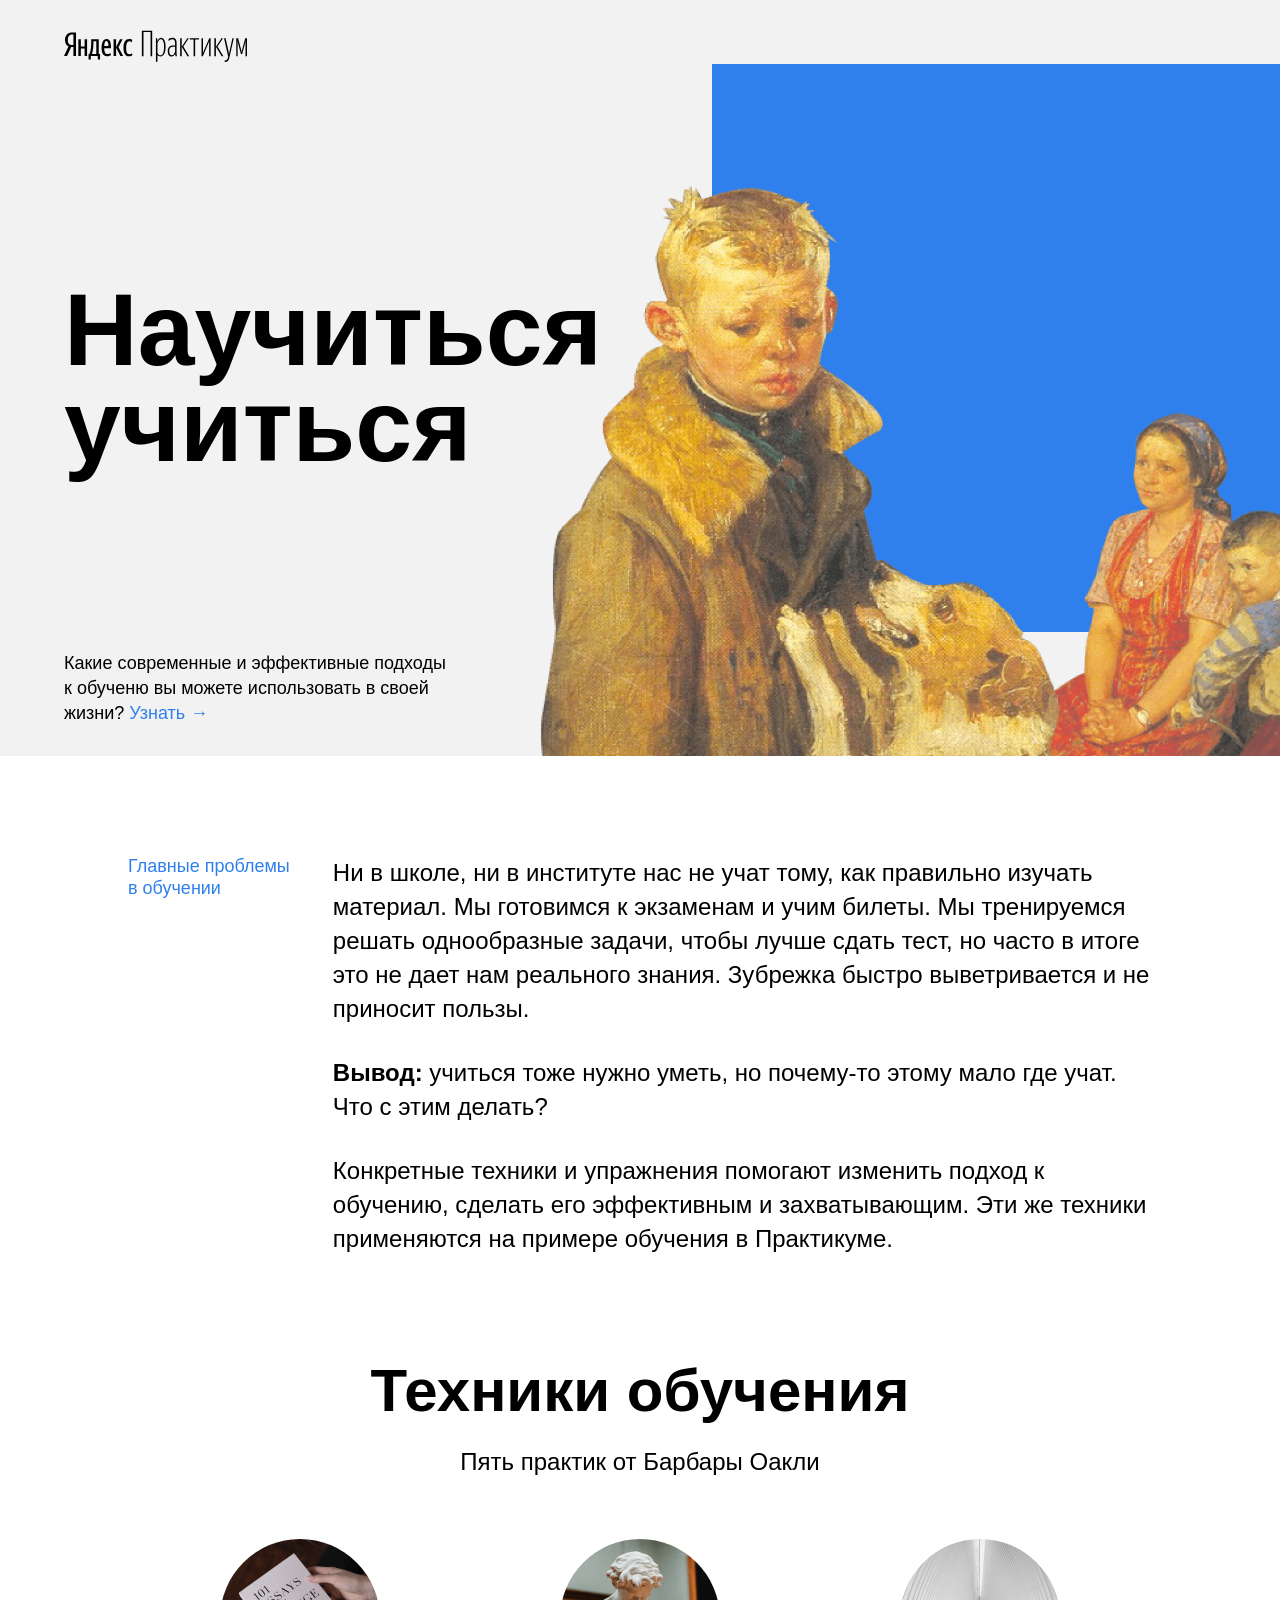
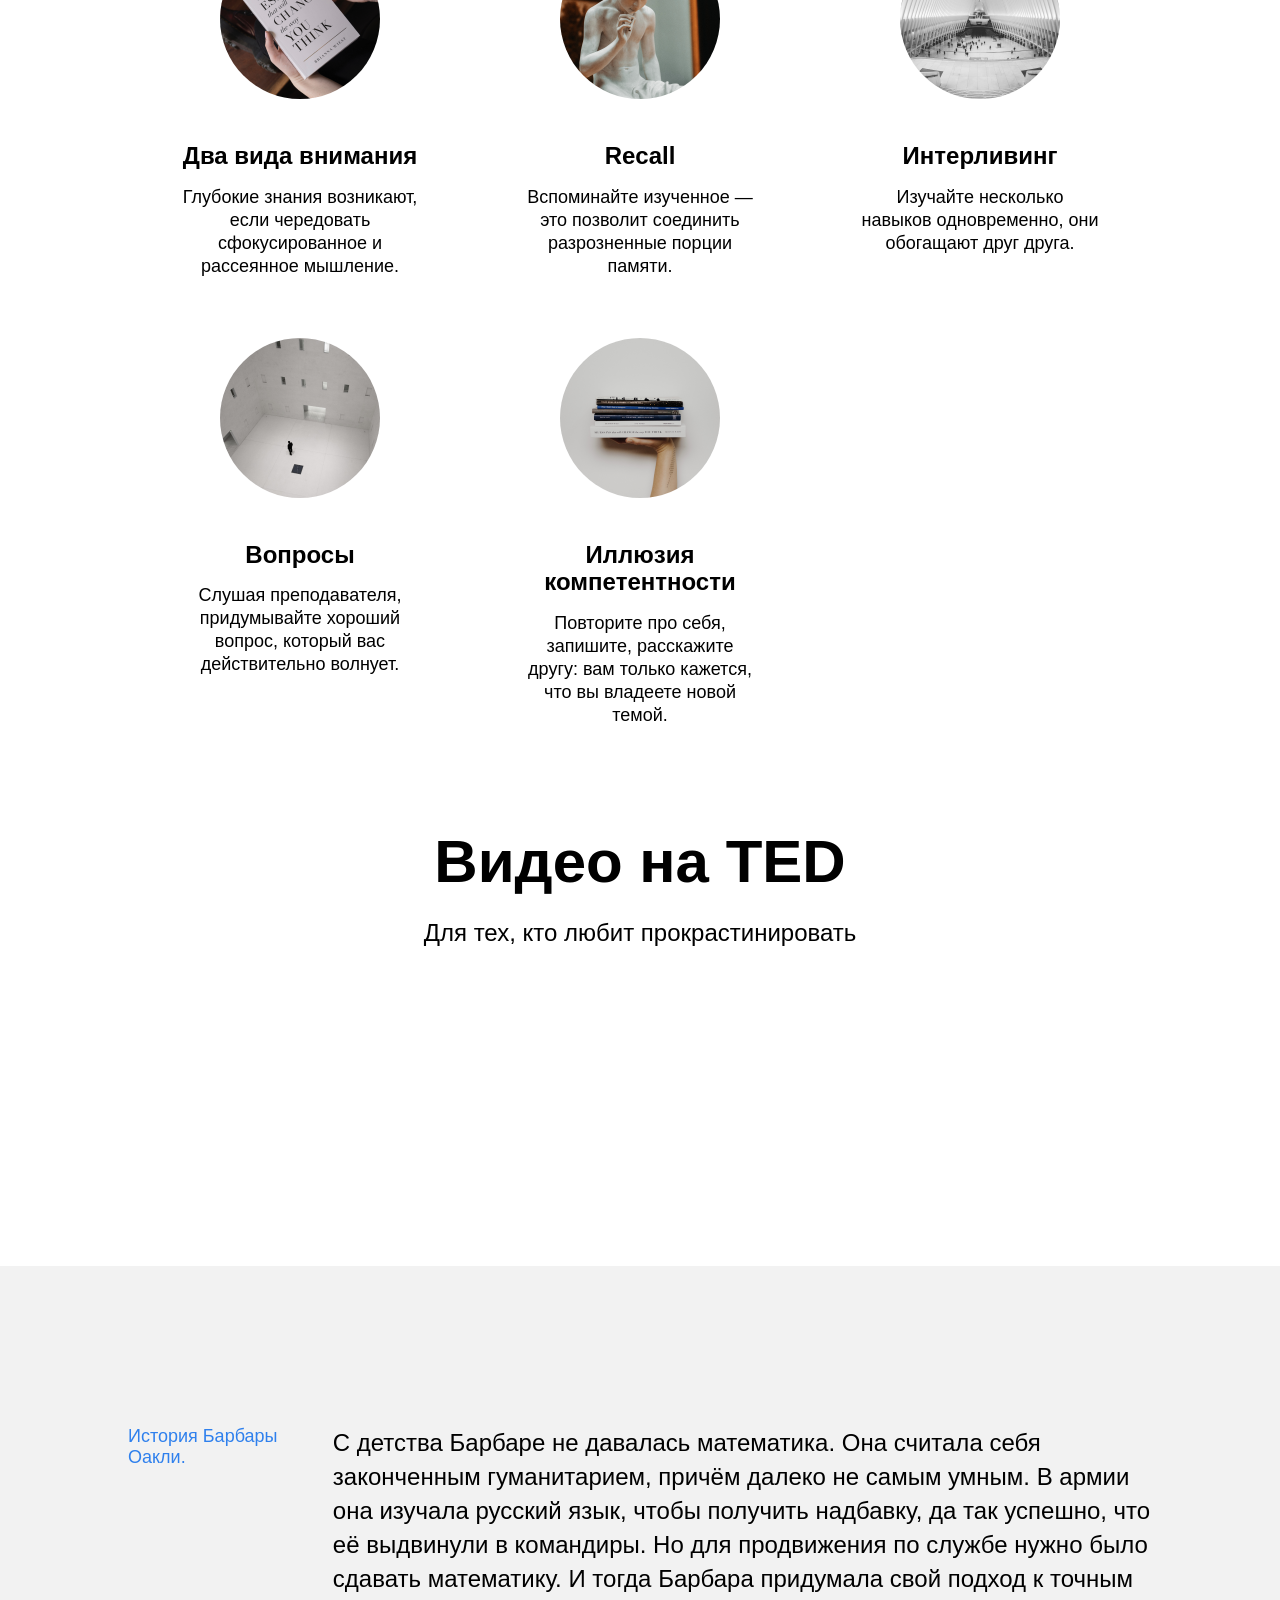
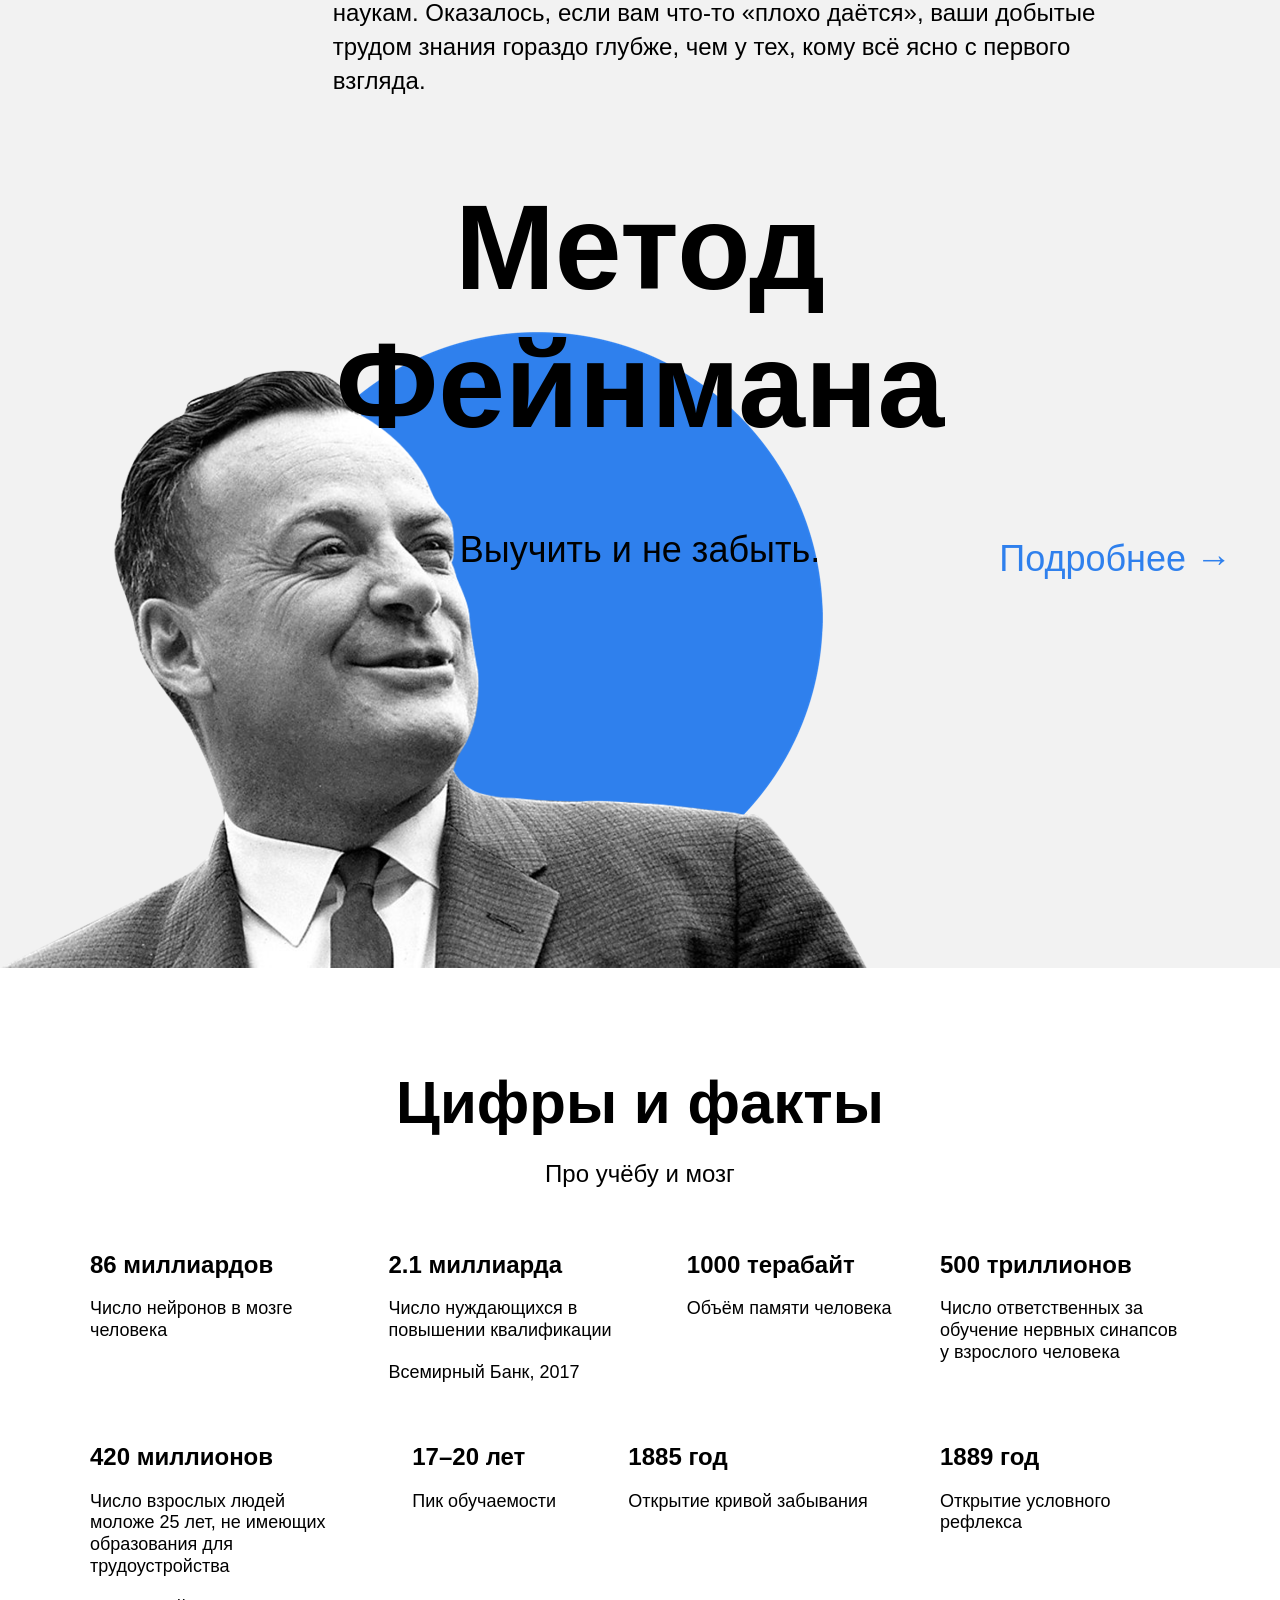
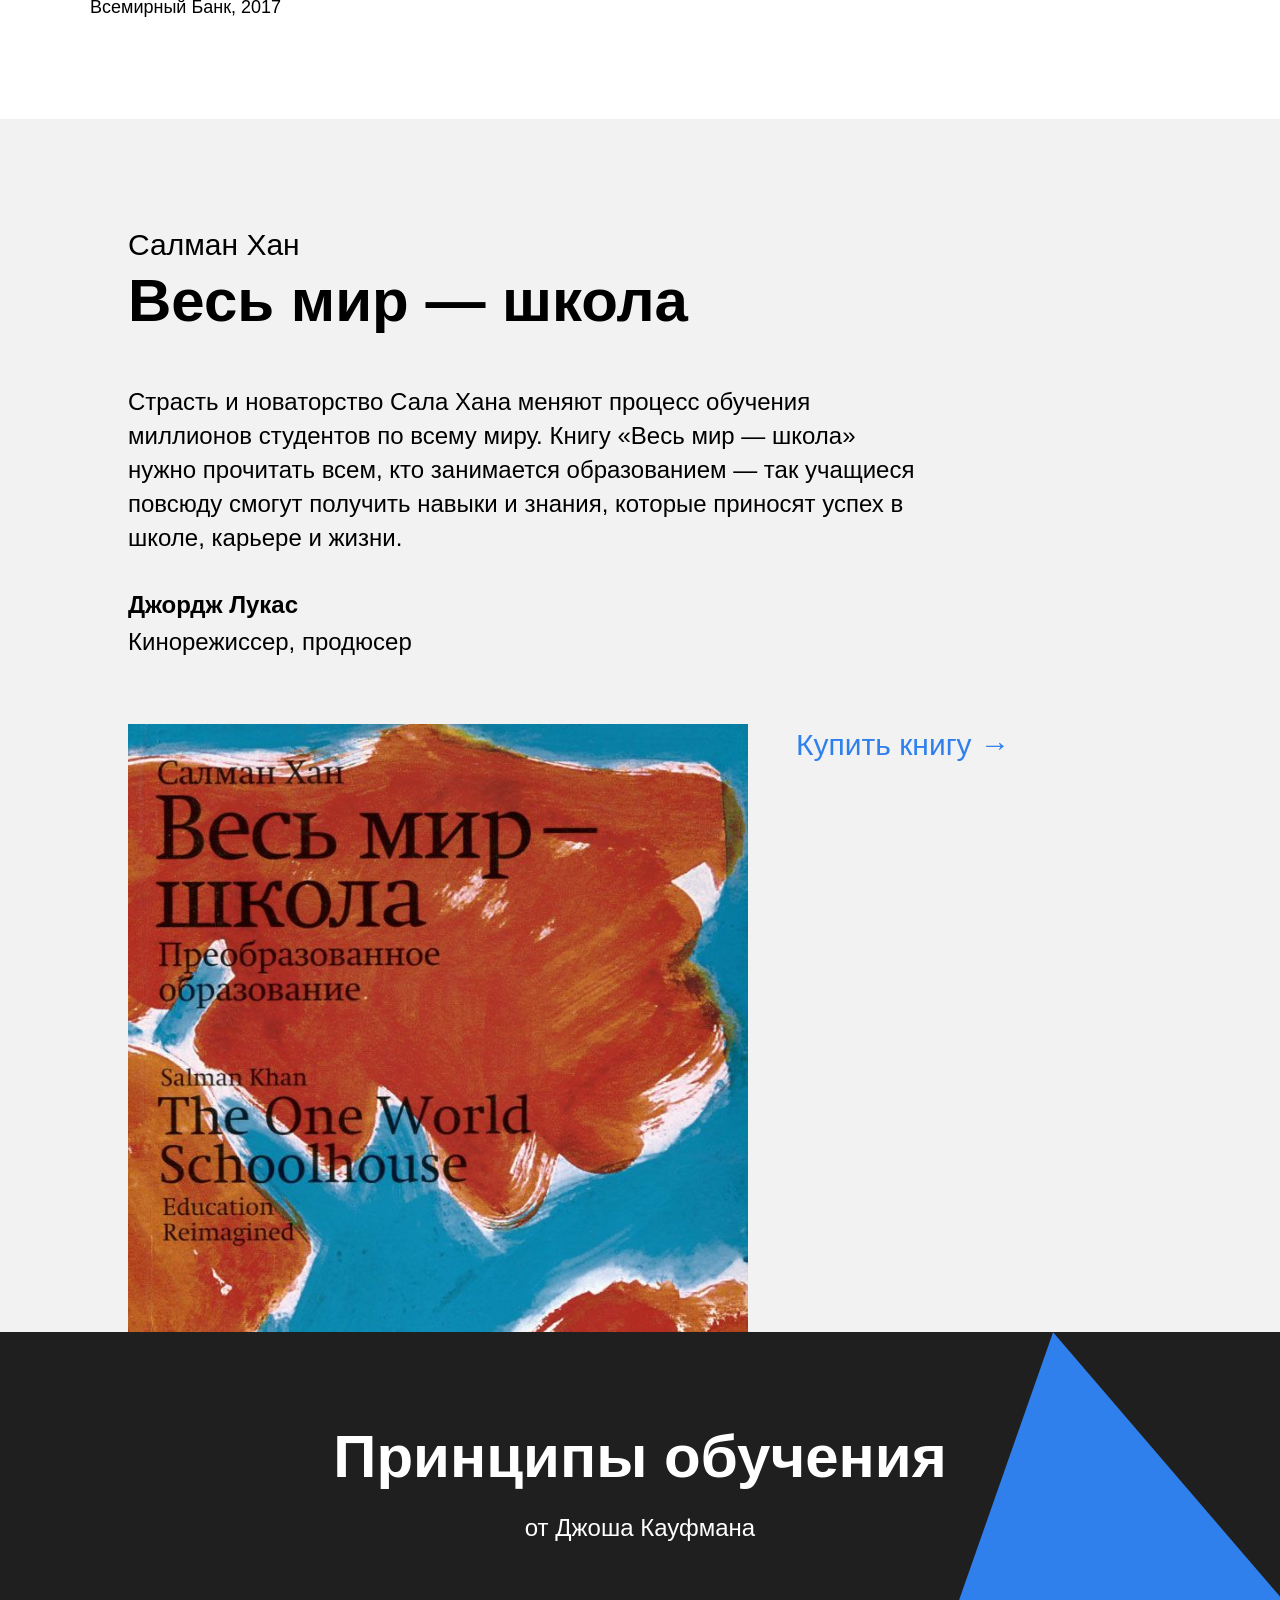
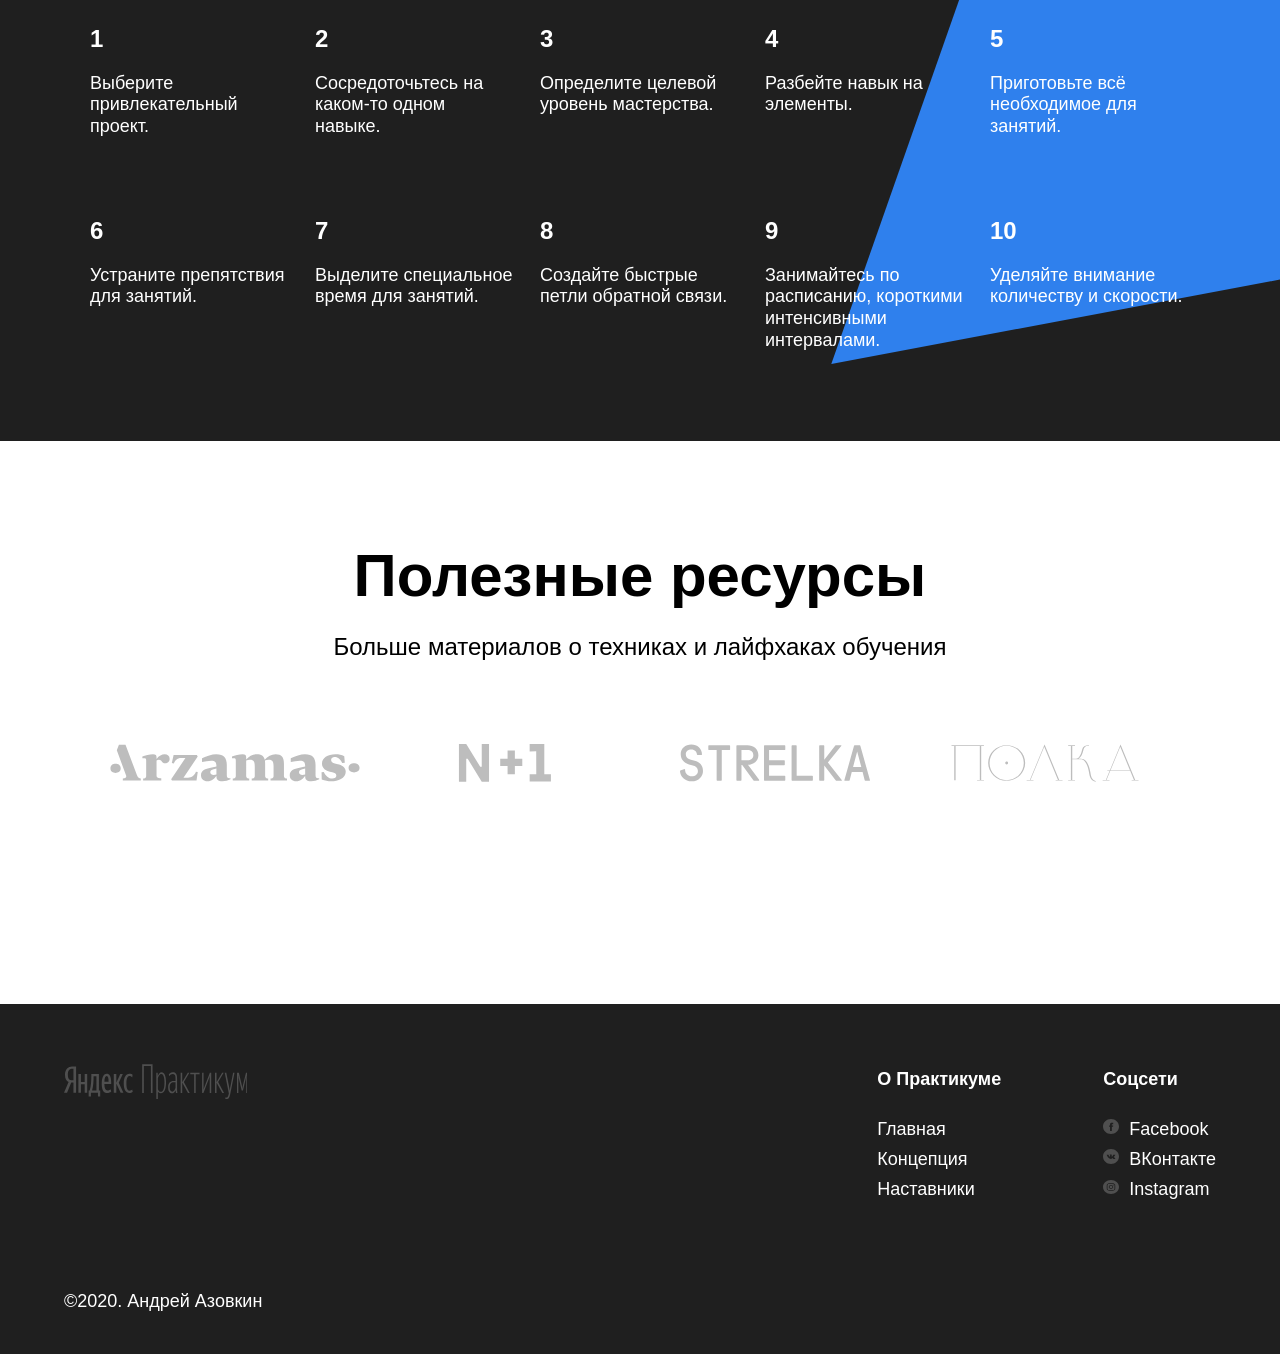
<file: index.html>
<!DOCTYPE html>
<html lang="ru">
<head>
  <meta charset="UTF-8">
  <meta name="viewport" content="width=device-width, initial-scale=1.0">
  <link rel="stylesheet" href="./pages/index.css">
  <link rel="icon" href="./images/title-logo.png">
  <title>Научиться учиться</title>
</head>
<body>
  <div class="page">
    <header class="header">

      <a href="#" target="_self" class="logo logo_place_header"></a>
      <h1 class="header__title">Научиться учиться</h1>
      <p class="header__subtitle">Какие современные и эффективные подходы к обученю вы можете использовать в своей жизни? <a href="#" target="_self" class="header__link">Узнать &rarr;</a></p>
      <img src="./images/header-image.png" alt="Фёдор Павлович Решетников - Опять Двойка" class="header__main-illustration">
      <div class="header__square-pic rotation"></div>
    </header>
 
    <main class="content">
 
      <section class="description">
        <div class="two-columns">

          <h2 class="two-columns__brief">Главные проблемы в обучении</h2>
          <div class="two-columns__main-text">
          <p class="two-columns__paragraph">Ни в школе, ни в институте нас не учат тому, как правильно изучать материал. Мы готовимся к экзаменам и учим билеты. Мы тренируемся решать однообразные задачи, чтобы лучше сдать тест, но часто в итоге это не дает нам реального знания. Зубрежка быстро выветривается и не приносит пользы.</p>
          <p class="two-columns__paragraph"><span class="two-columns__span-accent" >Вывод:</span> учиться тоже нужно уметь, но почему-то этому мало где учат. Что с этим делать?</p>
          <p class="two-columns__paragraph">Конкретные техники и упражнения помогают изменить подход к обучению, сделать его эффективным и захватывающим. Эти же техники применяются на примере обучения в Практикуме.</p>
          </div>
        </div>
      </section>
 
      <section class="techniques">
        <h2 class="section-title">Техники обучения</h2>
        <p class="section-subtitle">Пять практик от Барбары Оакли</p>
        <ul class="cards"> 
          <li class="cards__item"> 
            <img src="./images/cards-attention.png" alt="Два вида внимания" class="cards__image">
            <h3 class="cards__title">Два вида внимания</h3> 
            <p class="cards__description">Глубокие знания возникают, если чередовать сфокусированное и рассеянное мышление.</p> 
          </li> 
          <li class="cards__item"> 
            <img src="./images/cards-recall.png" alt="Воспоминания" class="cards__image">
            <h3 class="cards__title">Recall</h3> 
            <p class="cards__description">Вспоминайте изученное — это позволит соединить разрозненные порции памяти.</p> 
          </li> 
          <li class="cards__item"> 
            <img src="./images/cards-interliving.png" alt="Интерливинг" class="cards__image">
            <h3 class="cards__title">Интерливинг</h3> 
            <p class="cards__description">Изучайте несколько навыков одновременно, они обогащают друг друга.</p> 
          </li> 
          <li class="cards__item"> 
            <img src="./images/cards-question.png" alt="Вопросы" class="cards__image">
            <h3 class="cards__title">Вопросы</h3> 
            <p class="cards__description">Слушая преподавателя, придумывайте хороший вопрос, который вас действительно волнует.</p> 
          </li> 
          <li class="cards__item"> 
            <img src="./images/cards-competence.png" alt="Иллюзия компетентности" class="cards__image">
            <h3 class="cards__title">Иллюзия компетентности</h3> 
            <p class="cards__description">Повторите про себя, запишите, расскажите другу: вам только кажется, что вы владеете новой темой.</p> 
          </li> 
          </ul>
      </section>  
      
      <section class="video">
        <h2 class="section-title">Видео нa TED</h2>
        <p class="section-subtitle">Для тех, кто любит прокрастинировать</p>
        <div class="video__iframes">
          <iframe src="https://www.youtube.com/embed/5MgBikgcWnY" allow="accelerometer; autoplay; clipboard-write; encrypted-media; gyroscope; picture-in-picture" allowfullscreen class="video__iframe"></iframe>
          <iframe src="https://www.youtube.com/embed/arj7oStGLkU" allow="accelerometer; autoplay; clipboard-write; encrypted-media; gyroscope; picture-in-picture" allowfullscreen class="video__iframe"></iframe>
        </div>
      </section>

      <section class="oakley">
        <div class="two-columns">
          <h2 class="two-columns__brief">История Барбары Оакли.</h2>
          <div class="two-columns__main-text">
          <p class="two-columns__paragraph">С детства Барбаре не давалась математика. Она считала себя законченным гуманитарием, причём далеко не самым умным. В армии она изучала русский язык, чтобы получить надбавку, да так успешно, что её выдвинули в командиры. Но для продвижения по службе нужно было сдавать математику. И тогда Барбара придумала свой подход к точным наукам. Оказалось, если вам что-то «плохо даётся», ваши добытые трудом знания гораздо глубже, чем у тех, кому всё ясно с первого взгляда.</p>
          </div>
        </div>  
      </section>

      <section class="feynman"> 
        <h2 class="feynman__title">Метод Фейнмана</h2> 
        <p class="feynman__subtitle">Выучить и не забыть.</p> 
        <a href="#" target="_self" class="feynman__link">Подробнее &rarr;</a> 
        <img src="./images/feynman.png" alt="Ричард Фейнман" class="feynman__img"> 
      </section>
      
      
      <section class="digits"> 
        <h2 class="section-title">Цифры и факты</h2> 
        <p class="section-subtitle">Про учёбу и мозг</p> 
         
        <ul class="table"> 
          <li class="table__cell"> 
            <h3 class="table__heading">86 миллиардов</h3> 
            <p class="table__text">Число нейронов в мозге человека</p> 
          </li> 
          <li class="table__cell"> 
            <h3 class="table__heading">2.1 миллиарда</h3> 
            <p class="table__text">Число нуждающихся в повышении квалификации</p> 
            <p class="table__text">Всемирный Банк, 2017</p> 
          </li> 
          <li class="table__cell"> 
            <h3 class="table__heading">1000 терабайт</h3> 
            <p class="table__text">Объём памяти человека</p> 
          </li> 
          <li class="table__cell"> 
            <h3 class="table__heading">500 триллионов</h3> 
            <p class="table__text">Число ответственных за обучение нервных синапсов у взрослого человека</p> 
          </li>               
          <li class="table__cell"> 
            <h3 class="table__heading">420 миллионов</h3> 
            <p class="table__text">Число взрослых людей моложе 25 лет, не имеющих образования для трудоустройства</p> 
            <p class="table__text">Всемирный Банк, 2017</p> 
          </li> 
          <li class="table__cell"> 
            <h3 class="table__heading">17–20 лет</h3> 
            <p class="table__text">Пик обучаемости</p> 
          </li> 
          <li class="table__cell"> 
            <h3 class="table__heading">1885 год</h3> 
            <p class="table__text">Открытие кривой забывания</p> 
          </li> 
          <li class="table__cell"> 
            <h3 class="table__heading">1889 год</h3> 
            <p class="table__text">Открытие условного рефлекса</p> 
          </li> 
        </ul> 
       
      </section>
 
      <section class="khan">
        <div class="khan__container">
          <p class="khan__author">Салман Хан</p>
          <h2 class="khan__title">Весь мир — школа</h2>
          <p class="khan__quote">Страсть и новаторство Сала Хана меняют процесс обучения миллионов студентов по всему миру. Книгу «Весь мир — школа» нужно прочитать всем, кто занимается образованием — так учащиеся повсюду смогут получить навыки и знания, которые приносят успех в школе, карьере и жизни.</p>
          <p class="khan__quote-author">Джордж Лукас</p>
          <p class="khan__quote-author-subline">Кинорежиссер, продюсер</p>
            <div class="khan__book-container">
              <img src="./images/khan-book.jpg" alt="Салман Хан - Весь мир - школа" class="khan__book-pic">
              <a href="#" target="_self" class="khan__buy-link">Купить книгу &rarr;</a>
            </div>
        </div>
      </section>
        
      <section class="kaufman">
        <div class="kaufman__triangle rotation"></div>
        <h2 class="section-title section-title_theme_dark">Принципы обучения</h2>
        <p class="section-subtitle section-subtitle_theme_dark">от Джоша Кауфмана</p>
       
          <ul class="table table_theme_dark">
            <li class="table__cell table__cell_theme_dark">
              <h3 class="table__heading table__heading_theme_dark">1</h3>
              <p class="table__text table__text_theme_dark">Выберите привлекательный проект.</p>
           </li>
            <li class="table__cell table__cell_theme_dark">
             <h3 class="table__heading table__heading_theme_dark">2</h3>
             <p class="table__text table__text_theme_dark">Сосредоточьтесь на каком-то одном навыке.</p>
           </li>
            <li class="table__cell table__cell_theme_dark">
              <h3 class="table__heading table__heading_theme_dark">3</h3>
              <p class="table__text table__text_theme_dark">Определите целевой уровень мастерства.</p>
            </li>
            <li class="table__cell table__cell_theme_dark">
             <h3 class="table__heading table__heading_theme_dark">4</h3>
             <p class="table__text table__text_theme_dark">Разбейте навык на элементы.</p>
           </li>
           <li class="table__cell table__cell_theme_dark">
              <h3 class="table__heading table__heading_theme_dark">5</h3>
              <p class="table__text table__text_theme_dark">Приготовьте всё необходимое для занятий.</p>
            </li>
            <li class="table__cell table__cell_theme_dark">
              <h3 class="table__heading table__heading_theme_dark">6</h3>
              <p class="table__text table__text_theme_dark">Устраните препятствия для занятий.</p>
           </li>
           <li class="table__cell table__cell_theme_dark">
             <h3 class="table__heading table__heading_theme_dark">7</h3>
             <p class="table__text table__text_theme_dark">Выделите специальное время для занятий.</p>
           </li>
           <li class="table__cell table__cell_theme_dark">
              <h3 class="table__heading table__heading_theme_dark">8</h3>
              <p class="table__text table__text_theme_dark">Создайте быстрые петли обратной связи.</p>
            </li>
            <li class="table__cell table__cell_theme_dark">
              <h3 class="table__heading table__heading_theme_dark">9</h3>
              <p class="table__text table__text_theme_dark">Занимайтесь по расписанию, короткими интенсивными интервалами.</p>
           </li>
            <li class="table__cell table__cell_theme_dark">
              <h3 class="table__heading table__heading_theme_dark">10</h3>
              <p class="table__text table__text_theme_dark">Уделяйте внимание количеству и скорости.</p>
           </li>
          </ul>
        
      </section>

      <section class="resources">
        <h2 class="section-title">Полезные ресурсы</h2> 
        <p class="section-subtitle">Больше материалов о техниках и лайфхаках обучения</p> 
        <div class="resources__logo-zone">
          <a href="#" target="_self"><img src="./images/logo/resources-arzamas.svg" alt="Арзамас"  class="resources__logo"></a>
          <a href="#" target="_self"><img src="./images/logo/resources-n1.svg" alt="Н+1"  class="resources__logo"></a>
          <a href="#" target="_self"><img src="./images/logo/resources-strelka.svg" alt="Стрелка"  class="resources__logo"></a>
          <a href="#" target="_self"><img src="./images/logo/resources-polka.svg" alt="ПОЛКА"  class="resources__logo"></a>
        </div>
      </section>  

    </main> 
    <footer class="footer"> 
      <div class="footer__columns"> 

        <div class="footer__column footer__column_content_copyright"> 
          <a href="#" target="_self" class="logo logo_place_footer"></a> 
          <p class="footer__author">&copy;2020. Андрей Азовкин</p> 
        </div> 
         
        <nav class="footer__column footer__column_content_info"> 
         <h3 class="footer__column-heading">О Практикуме</h3> 
            <ul class="footer__column-links"> 
              <li>  
                <a href="#" target="_self" class="footer__column-link">Главная</a> 
              </li>  
              <li> 
                <a href="#" target="_self" class="footer__column-link">Концепция</a> 
              </li>  
              <li>   
                <a href="#" target="_self" class="footer__column-link">Наставники</a> 
              </li> 
            </ul> 
          </nav> 
         
        <nav class="footer__column footer__column_content_social"> 
          <h3 class="footer__column-heading">Соцсети</h3> 
            <ul class="footer__column-links"> 
              <li> 
                <a href="#" target="_self" class="footer__column-link"><img src="./images/facebook_color_white.svg" alt="Фейсбук логотип" class="footer__social-icon">Facebook</a>
              </li> 
              <li> 
                <a href="#" target="_self" class="footer__column-link"><img src="./images/vk_color_white.svg" alt="ВКонтакте логотип" class="footer__social-icon">ВКонтакте</a>
              </li>
              <li>            
                <a href="#" target="_self" class="footer__column-link"><img src="./images/instagram_color_white.svg" alt="Инстаграм логотип" class="footer__social-icon">Instagram</a>
              </li>
            </ul>
          </nav>
      </div>
    </footer>
  </div>
</body>
</html>
</file>
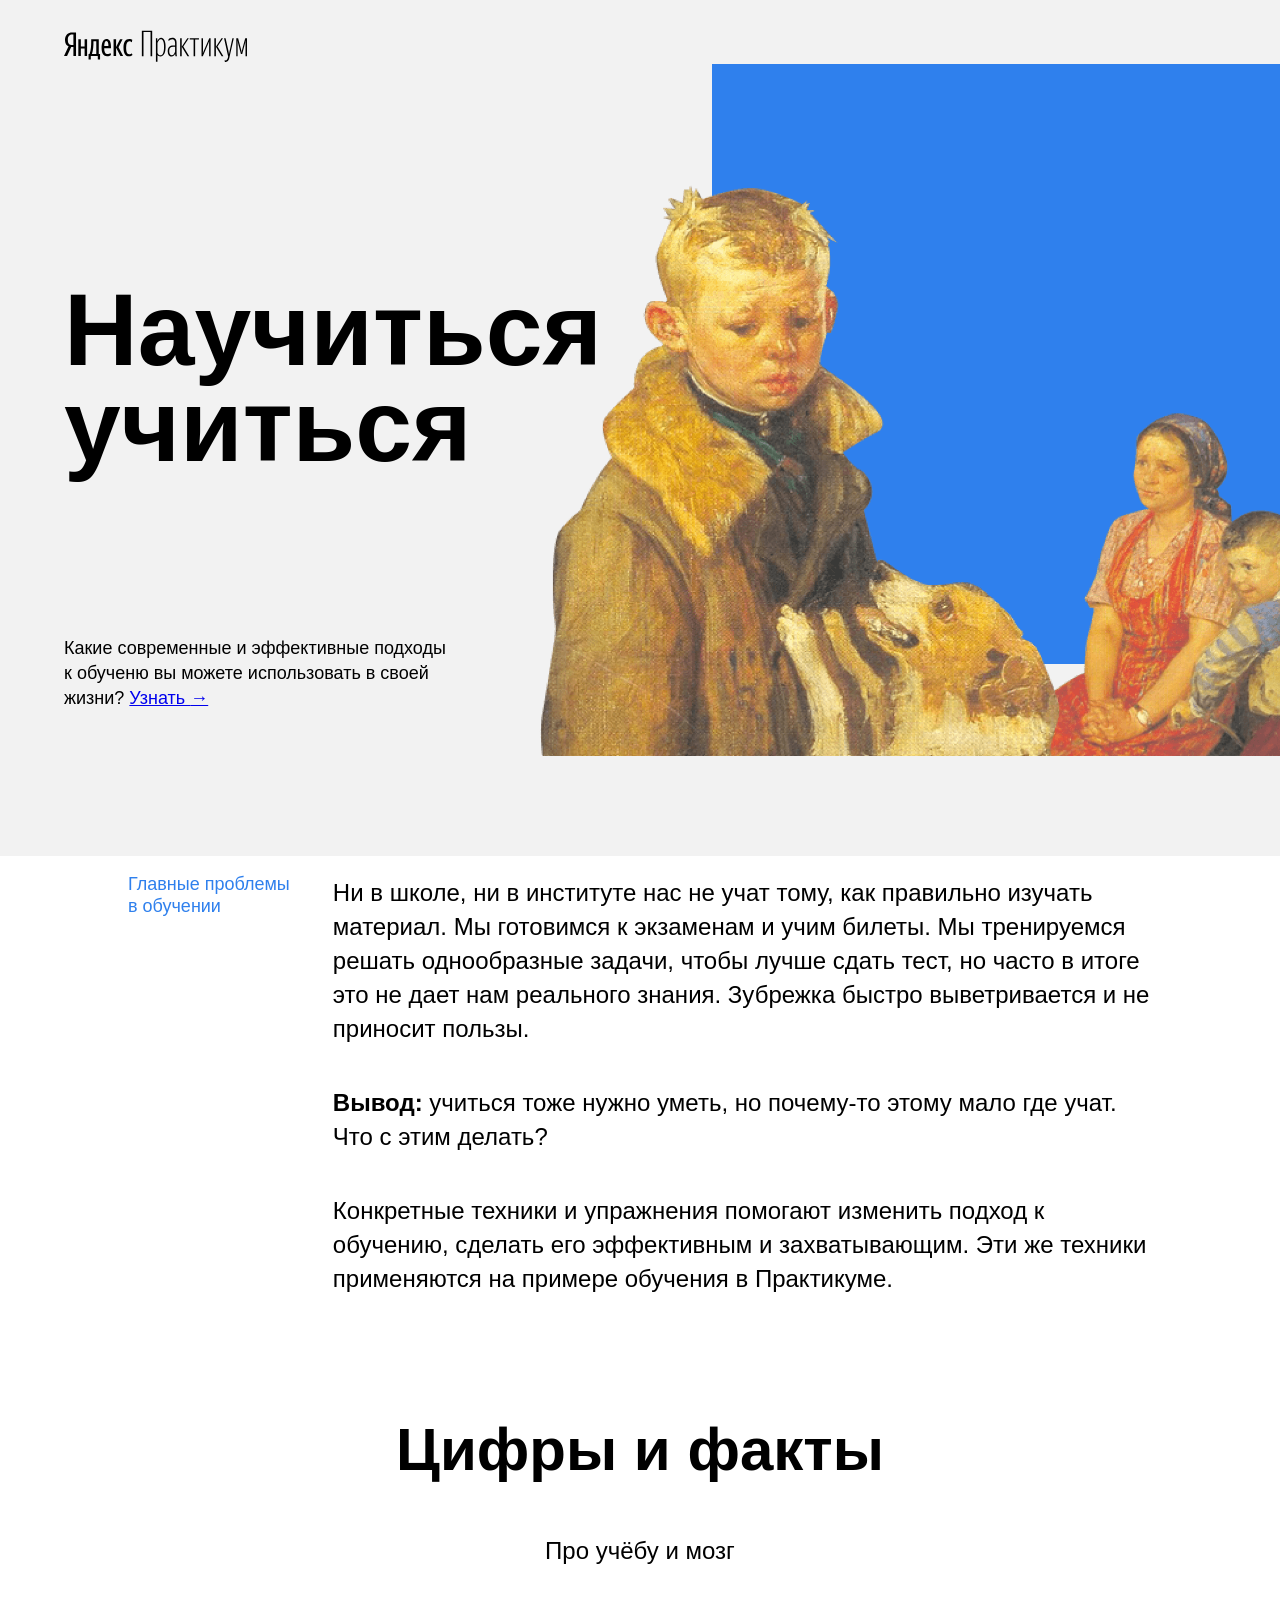
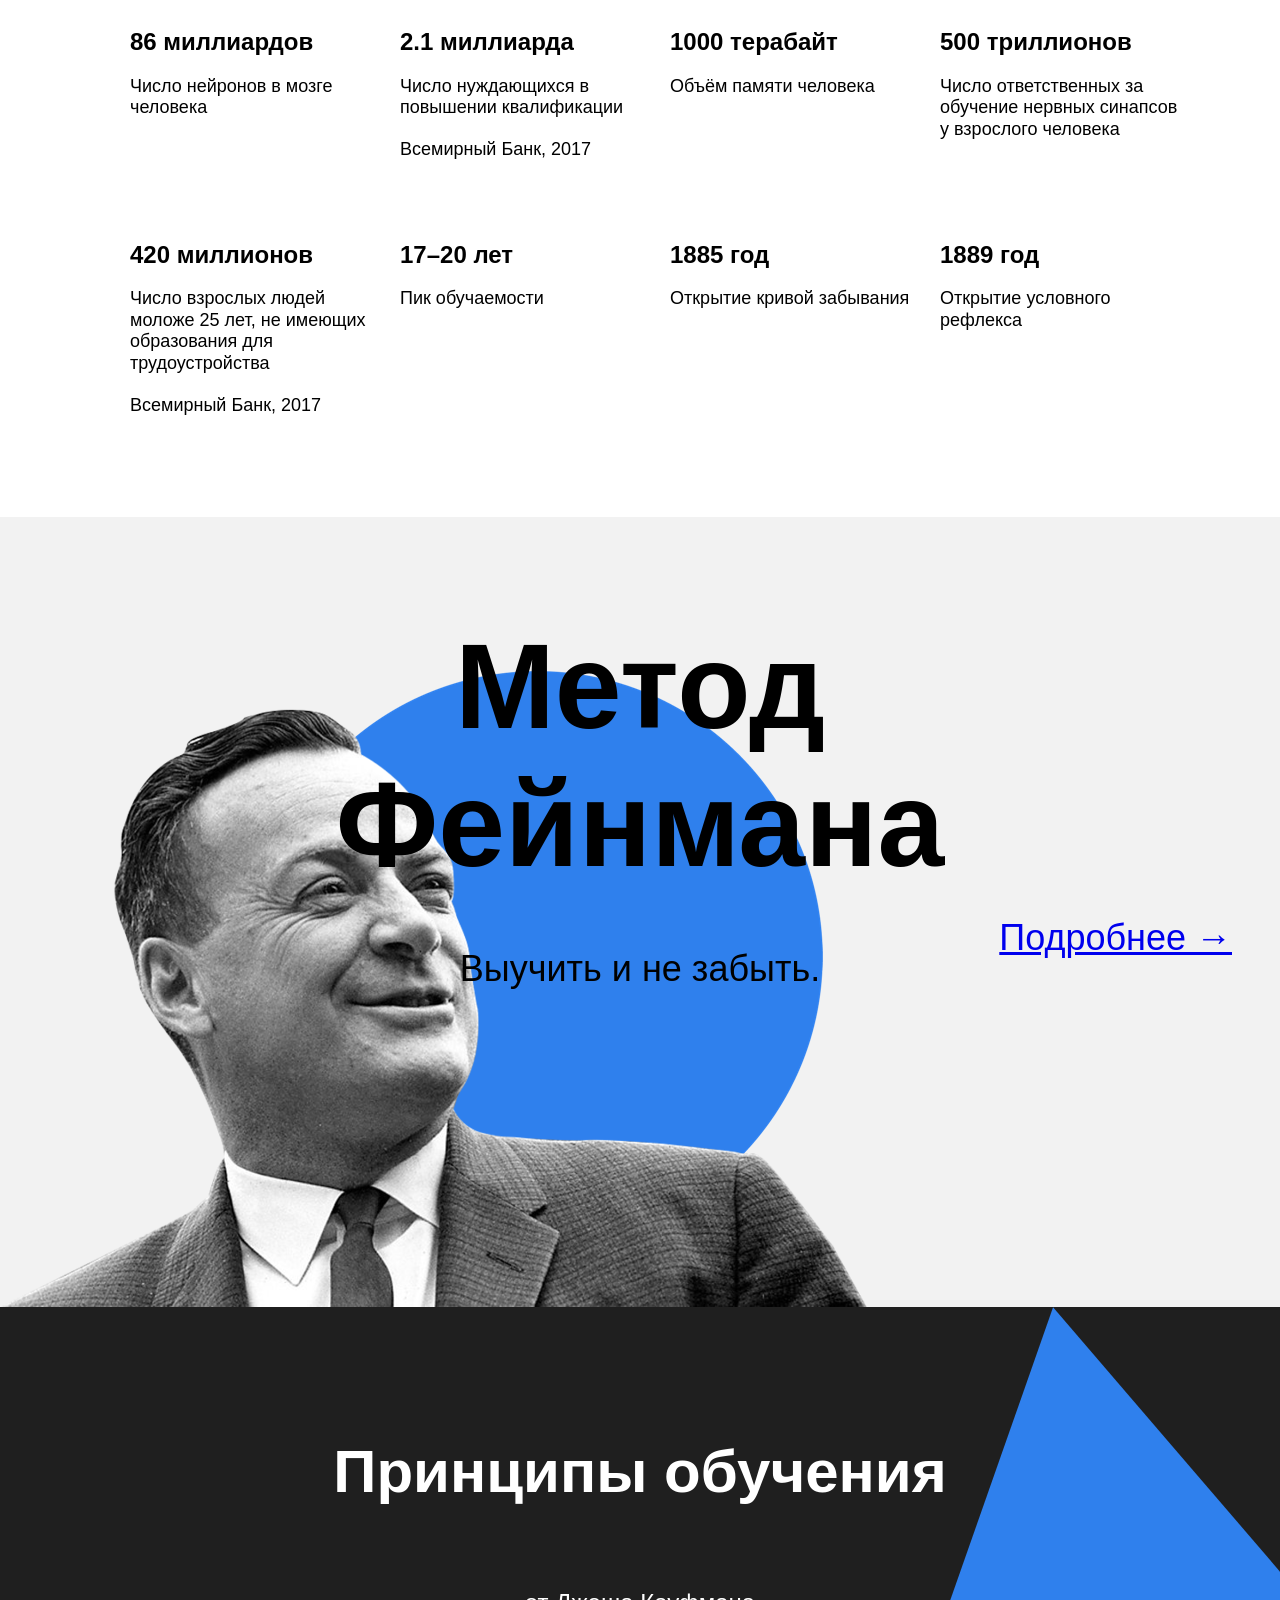
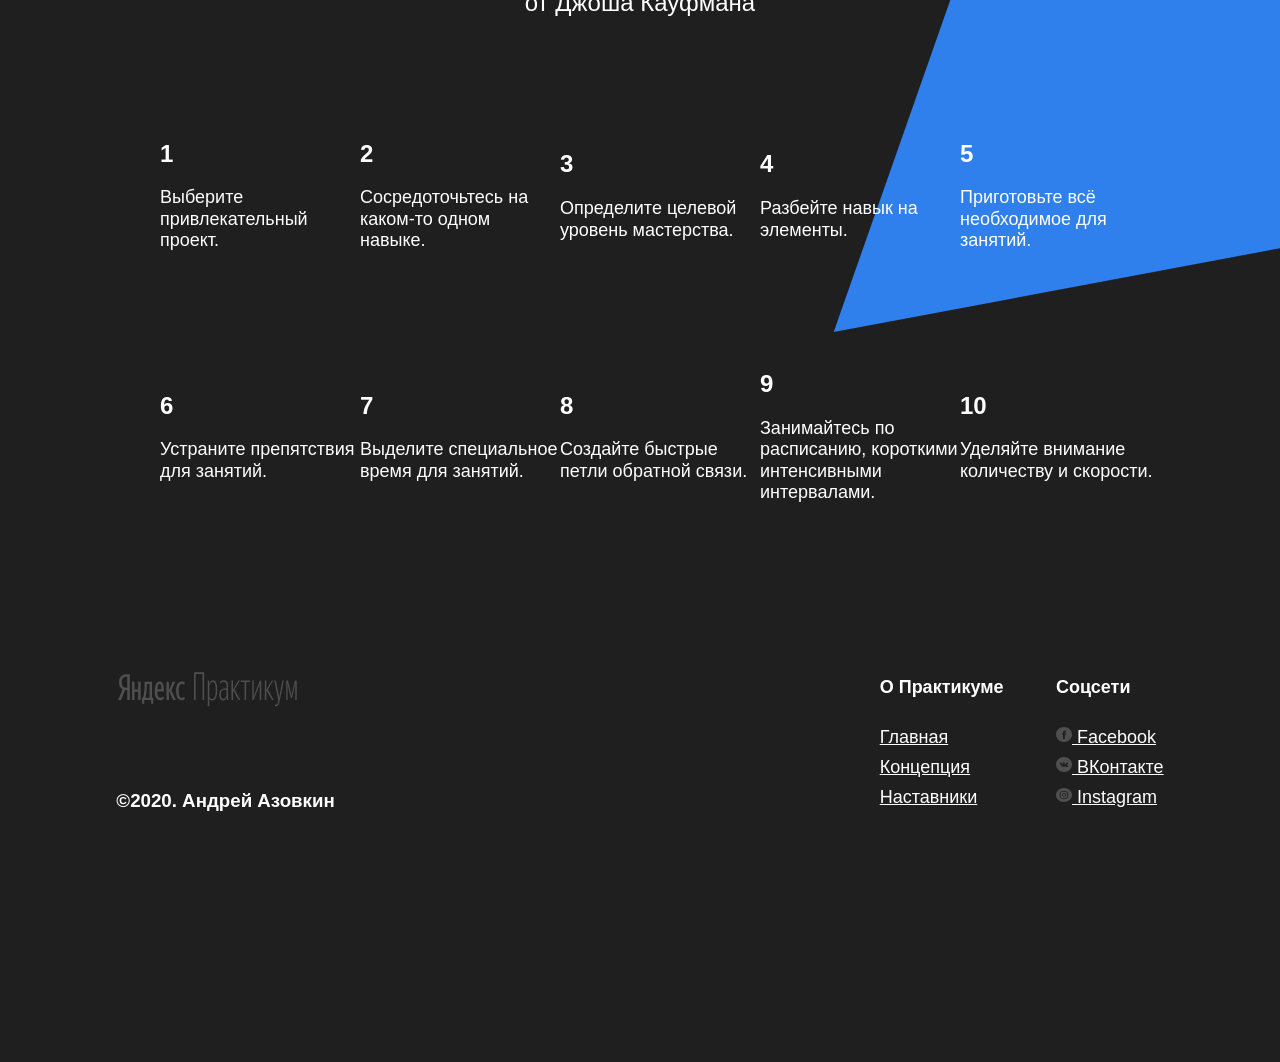
<file: how-to-learn-main/index.html>
<!DOCTYPE html>
<html lang="ru">
<head>
  <meta charset="UTF-8">
  <meta name="viewport" content="width=device-width, initial-scale=1.0">
  <link rel="stylesheet" href="./styles/normalize.css">
  <link rel="stylesheet" href="./styles/style.css">
  <title>Научиться учиться</title>
</head>
<body>
  <div class="page">
    <header class="header">
      <div class="logo logo_header"></div>    
      <div class="header_title"><h1 class="header_title_text">Научиться учиться</h1></div>
      <div class="header_subtitle"><h2 class="header_subtitle_text">Какие современные и эффективные подходы к обученю вы можете использовать в своей жизни? <a href="#">Узнать <span>&rarr;</span></h2></a></div>
      <img src="./images/header-image.png" alt="Фёдор Павлович Решетников - Опять Двойка" class="header_main-illustration">
      <div class="header_square-pic header"></div>
    </header>
    <main class="content">
      <section class="description">
        <div class="two-columns-brief"><h3 class="text-columns-brief">Главные проблемы в обучении</h3></div>
        <div class="description_paragraph">
        <div class="paragraph"><h2 class="text_description-paragraph">Ни в школе, ни в институте нас не учат тому, как правильно изучать материал. Мы готовимся к экзаменам и учим билеты. Мы тренируемся решать однообразные задачи, чтобы лучше сдать тест, но часто в итоге это не дает нам реального знания. Зубрежка быстро выветривается и не приносит пользы.</h2></div>
        <div class="paragraph"><h2 class="text_description-paragraph"><span class="paragraph_bold" >Вывод:</span> учиться тоже нужно уметь, но почему-то этому мало где учат. Что с этим делать?</h2></div>
        <div class="paragraph"><h2 class="text_description-paragraph">Конкретные техники и упражнения помогают изменить подход к обучению, сделать его эффективным и захватывающим. Эти же техники применяются на примере обучения в Практикуме.</h2></div>
        </div>
      </section>    
        
      <section class="digits">
      <div class="digits_section-title"><h2 class="digits_section-title-text">Цифры и факты</h2></div>
      <div class="digits_section-subtitle"><h2 class="digits_section-subtitle-text">Про учёбу и мозг</h2></div>
      <div class="digits_table">
        
        <ul class="digits_table-flex digits_list">
          <li class="digits_table-cell">
            <h2 class="text_title_digits_table-cell">86 миллиардов</h2>
            <h3 class="text_digits_table-cell">Число нейронов в мозге человека</h3>
          </li>
          <li class="digits_table-cell">
            <h2 class="text_title_digits_table-cell">2.1 миллиарда</h2>
            <h3 class="text_digits_table-cell">Число нуждающихся в повышении квалификации</h3>
            <h3 class="text_digits_table-cell">Всемирный Банк, 2017</h3>
          </li>
          <li class="digits_table-cell">
            <h2 class="text_title_digits_table-cell">1000 терабайт</h2>
            <h3 class="text_digits_table-cell">Объём памяти человека</h3>
          </li>
          <li class="digits_table-cell">
            <h2 class="text_title_digits_table-cell">500 триллионов</h2>
            <h3 class="text_digits_table-cell">Число ответственных за обучение нервных синапсов у взрослого человека</h3>
          </li>
        </ul>

        <ul class="digits_table-flex digits_list">
          <li class="digits_table-cell">
            <h2 class="text_title_digits_table-cell">420 миллионов</h2>
            <h3 class="text_digits_table-cell">Число взрослых людей моложе 25 лет, не имеющих образования для трудоустройства</h3>
            <h3 class="text_digits_table-cell">Всемирный Банк, 2017</h3>
          </li>
          <li class="digits_table-cell">
            <h2 class="text_title_digits_table-cell">17–20 лет</h2>
            <h3 class="text_digits_table-cell">Пик обучаемости</h3>
          </li>
          <li class="digits_table-cell">
            <h2 class="text_title_digits_table-cell">1885 год</h2>
            <h3 class="text_digits_table-cell">Открытие кривой забывания</h3>
          </li>
          <li class="digits_table-cell">
            <h2 class="text_title_digits_table-cell">1889 год</h2>
            <h3 class="text_digits_table-cell">Открытие условного рефлекса</h3>
          </li>
        </ul>
      </div>
    </section>

      <section class="feynman">
        <div class="feynman_title"><h1 class="feynman_title-text">Метод Фейнмана</h1></div>
        <div class="feynman_subtitle"><h1 class="feynman_subtitle-text">Выучить и не забыть.</h1></div>
        <div class="feynman_link"><a href="#" class="feynman_link-text">Подробнее <span>&rarr;</span></a></div>
        <img src="./images/feynman.png" alt="Ричард Фейнман" class="feynman_image">
      </section>

      <section class="kaufman">
        <img src="./images/kaufman-triangle.svg" alt="Треугольник" class="kaufman_image">
        <div class="kaufman_section">
        <div class="kaufman_section-title"><h1 class="text_kaufman_section-title__theme_dark">Принципы обучения</h1></div>
        <div class="kaufman_section-subtitle"><h2 class="text_kaufman_section-subtitle__theme_dark">от Джоша Кауфмана</h2></div>
        </div>
        
        <div class="kaufman_table__dark-theme">
        <ul class="kaufman_list kaufman_table-flex">
          <li class="kaufman_table-dark__cell">
            <h2 class="text_title_kaufman_table-dark">1</h2>
            <h3 class="text_kaufman_table-dark">Выберите привлекательный проект.</h3>
          </li>
          <li class="kaufman_table-dark__cell">
            <h2 class="text_title_kaufman_table-dark">2</h2>
            <h3 class="text_kaufman_table-dark">Сосредоточьтесь на каком-то одном навыке.</h3>
          </li>
          <li class="kaufman_table-dark__cell">
            <h2 class="text_title_kaufman_table-dark">3</h2>
            <h3 class="text_kaufman_table-dark">Определите целевой уровень мастерства.</h3>
          </li>
          <li class="kaufman_table-dark__cell">
            <h2 class="text_title_kaufman_table-dark">4</h2>
            <h3 class="text_kaufman_table-dark">Разбейте навык на элементы.</h3>
          </li>
          <li class="kaufman_table-dark__cell">
            <h2 class="text_title_kaufman_table-dark">5</h2>
            <h3 class="text_kaufman_table-dark">Приготовьте всё необходимое для занятий.</h3>
          </li>
        </ul>
        <ul class="kaufman_list kaufman_table-flex">
          <li class="kaufman_table-dark__cell">
            <h2 class="text_title_kaufman_table-dark">6</h2>
            <h3 class="text_kaufman_table-dark">Устраните препятствия для занятий.</h3>
          </li>
          <li class="kaufman_table-dark__cell">
            <h2 class="text_title_kaufman_table-dark">7</h2>
            <h3 class="text_kaufman_table-dark">Выделите специальное время для занятий.</h3>
          </li>
          <li class="kaufman_table-dark__cell">
            <h2 class="text_title_kaufman_table-dark">8</h2>
            <h3 class="text_kaufman_table-dark">Создайте быстрые петли обратной связи.</h3>
          </li>
          <li class="kaufman_table-dark__cell">
            <h2 class="text_title_kaufman_table-dark">9</h2>
            <h3 class="text_kaufman_table-dark">Занимайтесь по расписанию, короткими интенсивными интервалами.</h3>
          </li>
          <li class="kaufman_table-dark__cell">
            <h2 class="text_title_kaufman_table-dark">10</h2>
            <h3 class="text_kaufman_table-dark">Уделяйте внимание количеству и скорости.</h3>
          </li>
        </ul>
        </div>
      </section>
    </main>
    <footer class="footer">
      <div class="footer_columns">
        <div class="column_content_copyright">
          <img src="./images/logo_place_footer.svg" alt="Логотип" class="content_logo">
          <h3 class="content_copyright_text"><span>&copy;</span>2020. Андрей Азовкин</h3>
        </div>
        <div class="column_content_info">
          <ul class="content_info__column-link content__list">
            <li class="content_info">
              <h2 class="content_info__heading-text">О Практикуме</h2>
                <div class="content_info__links">
                  <a href="#" class="content_info__links-text">Главная</a>
                  <a href="#" class="content_info__links-text">Концепция</a>
                  <a href="#" class="content_info__links-text">Наставники</a>
                </div>
            </li>
          </ul>
        </div>
        <div class="column_content_socials">
          <ul class="content_info__socials-link content__list">
            <li class="content_socials">
              <h1 class="content_socials__heading-text">Соцсети</h1>
                <div class="content_socials__links">
                  <a href="#" class="content_socials__links-text"><img src="./images/facebook_color_white.svg" alt="Facebook logo" class="content_socials_icon"> Facebook</a>
                  <a href="#" class="content_socials__links-text"><img src="./images/vk_color_white.svg" alt="VK logo" class="content_socials_icon"> ВКонтакте</a>
                  <a href="#" class="content_socials__links-text"><img src="./images/instagram_color_white.svg" alt="Instagram logo" class="content_socials_icon"> Instagram</a>
                </div>  
            </li>
          </ul>
        </div>
      
      
      
      </div>

    </footer>
  </div>
</body>
</html>
</file>
<file: how-to-learn-main/styles/style.css>
.page {
  min-width: 1100px;
  /* мы ещё не умеем делать мобильную версию сайта, */
  /* поэтому выше установлена минимальная ширина страницы */
  max-width: 1600px;
  /* выше установили ограничение по максимальной ширине */
  
  /* выше для экранов больше 1600px отцентрировали весь контент */
  font-family: 'Helvetica Neue', Arial, sans-serif;
  background-color: #f2f2f2;
}


.main {
  margin: 0;
}

.header {
  display: flex;
  flex-direction: column;
  justify-content: center;
  position: relative;
  height: 100vh;
  background-color:  #f2f2f2;
  min-height: 600px;
  max-height: 756px;
  /* выше установили ограничения для секции */
}

/* ниже мы привели пример двух селекторов, чтобы вы вспомнили запись элемента */
.header__square-pic {  
  height: 568px;
  width: 568px;
}

/* и элемента с модификатором вида ключ-значение */
.table__cell_theme_dark {
  width: 200px;
  color: white;
  margin-right: 0px;
  margin-top: 80px;
}

.logo {  
  position: absolute;
  width: 183px;
  height: 32px;
  top: 30px;
  left: 64px;
}

.logo_header {
  background-image: url(../images/logo_place_header.svg);
}

.header_title {
  width: 730px;
  margin: 64px;
  z-index: 2;
}

.header_title_text {
  font-size: 102px;
  line-height: 96px;
  font-weight: bold;
}

.header_subtitle {
  position: absolute;
  width: 388px;
  left: 64px;
  bottom: 30px;
}

.header_subtitle_text {
  font-size: 18px;
  line-height: 25px;
  font-weight: normal;  
}

.header_main-illustration {
  position: absolute;
  right: 0px;
  bottom: 0px;
  width: 765px;
  height: 608px;
  z-index: 1;
}

.header_square-pic {
  position: absolute;
  background-color: #2f80ed;
  width: 568px;
  height: 568px;
  right: 0px;
  top: 64px;
}

.content {
  display: block;
  position: relative;
  margin: 0px;
  background-color: white;
}

.description {
  background-color: white;
  position: relative;
  display: flex;
  justify-content: space-between;
  width: 80%;
  min-height: 332px;
  margin: 100px auto 0px auto;
}

.description_two_columns {
  display: flex;
  flex-direction: row;
  justify-content: space-between;
}

.two-columns-brief {
  width: 175px;
}

.description_paragraph {
  width: 80%;
  min-width: 784px;
  display: flex;
  flex-direction: column;
  justify-content: space-between;
  margin: 0px;
}

.text-columns-brief {
  font-size: 18px;
  line-height: 1.2;
  font-weight: normal;
  color: #2f80ed;
}

.text_description-paragraph {
  font-size: 24px;
  line-height: 34px;
  font-weight: normal;
}

.paragraph_bold {
  font-weight: bold;
}

.digits {
  position: relative;
  margin-top: 100px;
  background-color: white;
}

.digits_section-title {
  margin: 100px auto 0px auto;
  width: 60%;
}

.digits_section-title-text {
  font-size: 60px;
  line-height: 1.15;
  font-weight: bold;
  text-align: center;
}

.digits_section-subtitle {
  margin: 20px auto 0px auto;
  width: 60%;
}

.digits_section-subtitle-text {
  font-size: 24px;
  line-height: 34px;
  font-weight: normal;
  text-align: center;
}

.digits_table {
  position: relative;
  width: 1100px;
  margin: 0px auto 0px auto;
}

.digits_list {
  list-style: none;
  margin: 0px;
}

.digits_table-flex {
  display: flex;
  flex-wrap: wrap;
  flex-direction: row;
  justify-content: space-between;
  margin-top: 60px;
}

.digits_table-cell {
  width: 250px;
}

.text_title_digits_table-cell {
  font-size: 24px;
  line-height: 1.15;
  font-weight: bold;
  margin: 0px 0px 20px 0px;
}

.text_digits_table-cell {
  font-size: 18px;
  line-height: 1.2;
  font-weight: normal;
  margin: 0px 0px 20px 0px;
}

.feynman {
  background-color: #f2f2f2 ;
  position: relative;
  height: 790px;
  margin: 0px;
}

.feynman_image {
  position: absolute;
  width: 867px;
  height: 637px;
  bottom: 0px;
  left: 0px;
}

.feynman_title {
  position: relative;
  top: 100px;
  margin: auto;
  width: 648px;
  z-index: 11;
}

.feynman_title-text {
  position: relative;
  line-height: 1.15;
  font-weight: bold;
  font-size: 120px;
  text-align: center;
}

.feynman_subtitle {
  position: relative;
  top: 70px;
  margin:auto;
  text-align: center;
  z-index: 10
}

.feynman_subtitle-text {
  line-height: 51px;
  font-weight: normal;
  font-size: 36px;
  margin: 0;
}

.feynman_link {
  right: 48px;
  position: absolute;
  top: 50%;
}

.feynman_link-text {
  line-height: 51px;
  font-size: 36px;
  font-weight: normal;
}

.feynman_image {
  position: absolute;
  width: 867px;
  height: 637px;
  bottom: 0;
  left: 0;
  z-index: 9;
}

.kaufman {
  margin: 0px;
  background-color: #1f1f1f;
  position: relative;
  overflow: hidden;
}

.kaufman_image {
  position: absolute;
  top: 0;
  right: -210px;
  width: 877px;
  height: 877px;
  z-index: 20;
}
 
.kaufman_section {
  display: flex;
  flex-direction: column;
  align-self: center;
  justify-content: center;
  z-index: 21;
}

  .kaufman_section-title {
  margin: 90px auto 0px auto;
  width: 60%;
}
 
 .text_kaufman_section-title__theme_dark {
  color: white;
  line-height: 1.15;
  font-size: 60px;
  font-weight: bold;
  text-align: center;
 }
 
 .kaufman_section-subtitle {
  width: 60%;
  margin: 20px auto 0px auto;
 }
 
.text_kaufman_section-subtitle__theme_dark {
  line-height: 34px;
  font-size: 24;
  font-weight: normal;
  color: white;
  text-align: center;
}

.kaufman_table__dark-theme {
  position: relative;
  margin: 0px auto 90px 0;
  z-index: 22;
}

.kaufman_list {
  list-style: none;
  margin: 0px;
}

.kaufman_table-flex {
  display: flex;
  flex-wrap: wrap;
  flex-direction: row;
  justify-content: center;
  align-items: center;  
}

.kaufman_table-dark__cell {
  width: 200px;
  margin-right: 0px;
  margin-top: 80px;
}

.text_title_kaufman_table-dark {
  line-height: 1.15;
  font-size: 24px;
  font-weight: bold;
  color: white;
  margin-bottom: 20px;
}

.text_kaufman_table-dark {
  line-height: 1.2;
  font-size: 18px;
  font-weight: normal;
  color: white;
}

.footer {
  background-color: #1f1f1f;
  color: white;
  position: relative;
  padding-top: 60px;
  padding-bottom: 40px;
  min-height: 350px;
}

.footer_columns {
  display: flex;
  justify-content: space-evenly;
  width: 90%;
  margin: auto;
}

.column_content_copyright {
  display: flex;
  flex-basis: 711px;
  flex-direction: column;
  justify-content: space-between;
}

.content_info__links {
  margin-bottom: 18px;
}

.content_socials__links{
  margin-bottom: 18px;
}

.content_logo {
  width: 183px;
  height: 35px;
}

.content__list{
  list-style: none;
  margin: 0;
  padding: 0;
}

.content_info__links {
  display: flex;
  flex-direction: column;

}

.content_info__heading-text {
  line-height: 30px;
  font-weight: bold;
  font-size: 18px;
  margin:0px 0 20px 0;
}

.content_info__links-text {
  line-height: 30px;
  font-weight: normal;
  font-size: 18px;
  margin: 0;
  padding: 0;
  color: white;
}

.content_socials__links {
  display: flex;
  flex-direction: column;
}

.content_socials__heading-text {
  line-height: 30px;
  font-weight: bold;
  font-size: 18px;
  margin:0px 0 20px 0;
}

.content_socials__links-text {
  line-height: 30px;
  font-weight: normal;
  font-size: 18px;
  margin: 0;
  padding: 0;
  color: white;
}

.content_socials_icon {
  width: 16px;
  height: 16px;
}
</file>
<file: pages/index.css>
@import url(../vendor/normalize.css);
@import url(../blocks/content/content.css);
@import url(../blocks/description/description.css);
@import url(../blocks/digits/digits.css);
@import url(../blocks/feynman/feynman.css);
@import url(../blocks/feynman/__image/feynman__img.css);
@import url(../blocks/feynman/__link/feynman__link.css);
@import url(../blocks/feynman/__subtitle/feynman__subtitle.css);
@import url(../blocks/feynman/__title/feynman__title.css);
@import url(../blocks/footer/footer.css);
@import url(../blocks/footer/__author/footer__author.css);
@import url(../blocks/footer/__column-heading/footer__column-heading.css);
@import url(../blocks/footer/__column-link/footer__column-link.css);
@import url(../blocks/footer/__column-links/footer__column-links.css);
@import url(../blocks/footer/__column/footer__column.css);
@import url(../blocks/footer/__column/_content/footer__column_content_copyright.css);
@import url(../blocks/footer/__column/_content/footer__column_content_info.css);
@import url(../blocks/footer/__column/_content/footer__column_content_social.css);
@import url(../blocks/footer/__columns/footer__columns.css);
@import url(../blocks/footer/__social-icon/footer__social-icon.css);
@import url(../blocks/header/header.css);
@import url(../blocks/header/__link/header__link.css);
@import url(../blocks/header/__main-illustration/header__main-illustration.css);
@import url(../blocks/header/__square-pic/header__square-pic.css);
@import url(../blocks/header/__subtitle/header__subtitle.css);
@import url(../blocks/header/__title/header__title.css);
@import url(../blocks/kaufman/kaufman.css);
@import url(../blocks/kaufman/__triangle/kaufman__triangle.css);
@import url(../blocks/khan/khan.css);
@import url(../blocks/khan/__author/khan__author.css);
@import url(../blocks/khan/__book-container/khan__book-container.css);
@import url(../blocks/khan/__book-pic/khan__book-pic.css);
@import url(../blocks/khan/__buy-link/khan__buy-link.css);
@import url(../blocks/khan/__container/khan__container.css);
@import url(../blocks/khan/__quote-author-subline/khan__quote-author-subline.css);
@import url(../blocks/khan/__quote-author/khan__quote-author.css);
@import url(../blocks/khan/__quote/khan__quote.css);
@import url(../blocks/khan/__title/khan__title.css);
@import url(../blocks/logo/logo.css);
@import url(../blocks/logo/_place/logo_place_footer.css);
@import url(../blocks/logo/_place/logo_place_header.css);
@import url(../blocks/oakley/oakley.css);
@import url(../blocks/page/page.css);
@import url(../blocks/resources/resources.css);
@import url(../blocks/resources/__logo-zone/resources__logo-zone.css);
@import url(../blocks/resources/__logo/resources__logo.css);
@import url(../blocks/rotation/rotation.css);
@import url(../blocks/section-subtitle/section-subtitle.css);
@import url(../blocks/section-title/section-title.css);
@import url(../blocks/table/table.css);
@import url(../blocks/table/__cell/table__cell.css);
@import url(../blocks/table/__heading/table__heading.css);
@import url(../blocks/table/__text/table__text.css);
@import url(../blocks/techniques/techniques.css);
@import url(../blocks/two-columns/two-columns.css);
@import url(../blocks/two-columns/__brief/two-columns__brief.css);
@import url(../blocks/two-columns/__main-text/two-columns__main-text.css);
@import url(../blocks/two-columns/__paragraph/two-columns__paragraph.css);
@import url(../blocks/two-columns/__span-accent/two-columns__span-accent.css);
@import url(../blocks/video/video.css);
@import url(../blocks/video/__iframe/video__iframe.css);
@import url(../blocks/video/__iframes/video__iframes.css);
@import url(../blocks/cards/cards.css);
@import url(../blocks/cards/__description/cards__description.css);
@import url(../blocks/cards/__image/cards__image.css);
@import url(../blocks/cards/__item/cards__item.css);
@import url(../blocks/cards/__title/cards__title.css);
@import url(../blocks/section-subtitle/_theme/section-subtitle_theme_dark.css);
@import url(../blocks/section-title/_theme/section-title_theme_dark.css);
@import url(../blocks/table/__cell/_theme/table__cell_theme_dark.css);
@import url(../blocks/table/__heading/_theme/table__heading_theme_dark.css);
@import url(../blocks/table/__text/_theme/table__text_theme_dark.css);
@import url(../blocks/table/_theme/table_theme_dark.css);
</file>
